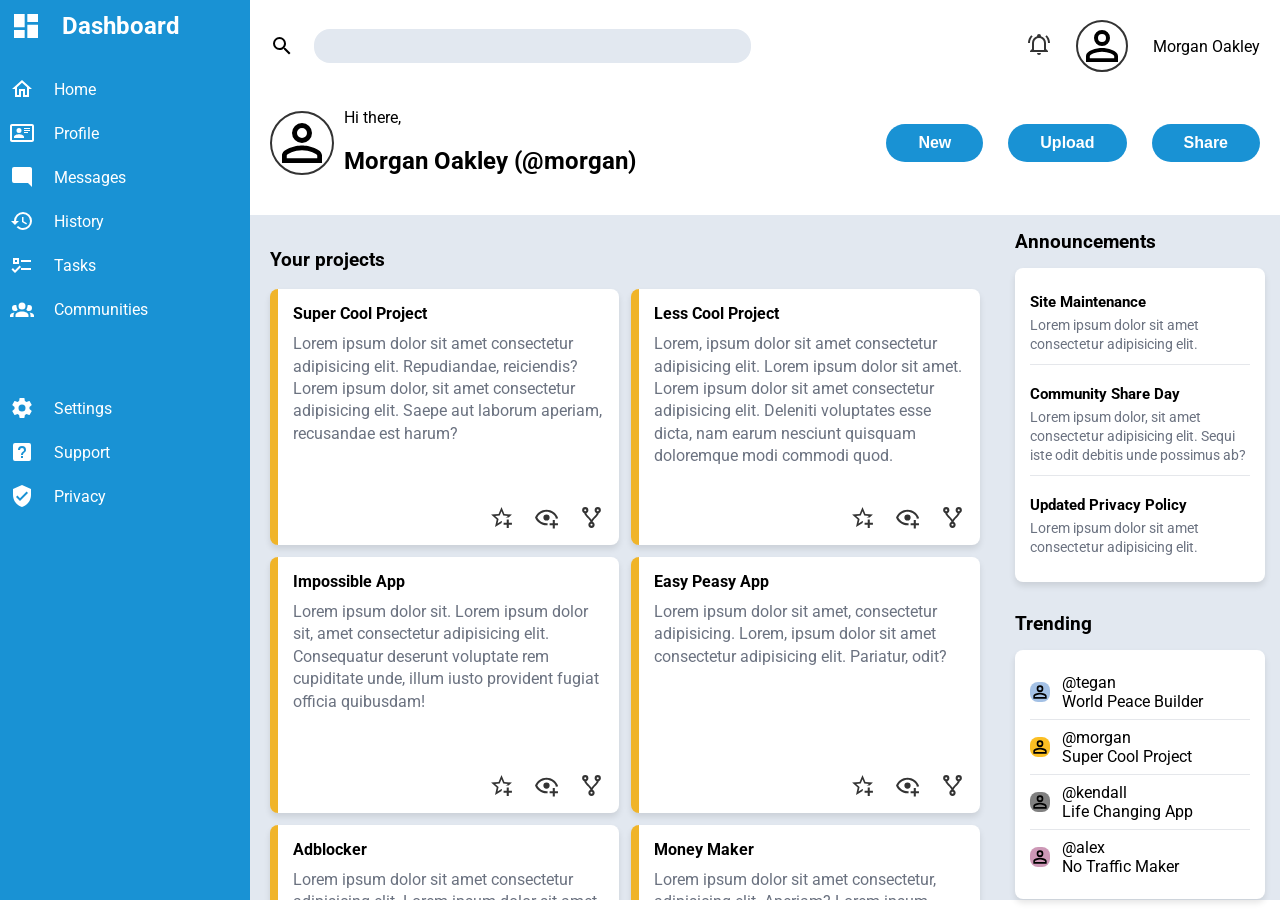
<file: index.html>
<!DOCTYPE html>
<html lang="en">
<head>
    <meta charset="UTF-8">
    <meta name="viewport" content="width=device-width, initial-scale=1.0">
    <title>Admin Dashboard</title>
    <link rel="stylesheet" href="style.css">
</head>
<body>

    <div class="main-container">

        <header class="header">
            <div class="header-search">
                <svg xmlns="http://www.w3.org/2000/svg" viewBox="0 0 24 24"><path d="M9.5,3A6.5,6.5 0 0,1 16,9.5C16,11.11 15.41,12.59 14.44,13.73L14.71,14H15.5L20.5,19L19,20.5L14,15.5V14.71L13.73,14.44C12.59,15.41 11.11,16 9.5,16A6.5,6.5 0 0,1 3,9.5A6.5,6.5 0 0,1 9.5,3M9.5,5C7,5 5,7 5,9.5C5,12 7,14 9.5,14C12,14 14,12 14,9.5C14,7 12,5 9.5,5Z" /></svg>
                <label for="site-search"></label>
                <input type="search" id="site-search" name="search">
            </div>
            <div class="user-info">
                <div class="notification-bell">
                    <svg xmlns="http://www.w3.org/2000/svg" viewBox="0 0 24 24"><path d="M10,21H14A2,2 0 0,1 12,23A2,2 0 0,1 10,21M21,19V20H3V19L5,17V11C5,7.9 7.03,5.17 10,4.29C10,4.19 10,4.1 10,4A2,2 0 0,1 12,2A2,2 0 0,1 14,4C14,4.1 14,4.19 14,4.29C16.97,5.17 19,7.9 19,11V17L21,19M17,11A5,5 0 0,0 12,6A5,5 0 0,0 7,11V18H17V11M19.75,3.19L18.33,4.61C20.04,6.3 21,8.6 21,11H23C23,8.07 21.84,5.25 19.75,3.19M1,11H3C3,8.6 3.96,6.3 5.67,4.61L4.25,3.19C2.16,5.25 1,8.07 1,11Z" /></svg>
                </div>
                <img class="user-avatar" src="Icons/account-outline.svg" alt="User avatar">
                <span class="user-name">Morgan Oakley</span>
            </div>
            <div class="greeting">
                <img class="greeting-avatar" src="Icons/account-outline.svg" alt="Greeting avatar">
                <div class="greeting-text">
                    <p>Hi there,</p>
                    <h2>Morgan Oakley (@morgan)</h2>
                </div>
            </div>
            <div class="header-actions">
                <button type="button">New</button>
                <button type="button">Upload</button>
                <button type="button">Share</button>
            </div>
        </header>
                



        <div class="sidebar">
            <div class="dashboard-static">
                <svg xmlns="http://www.w3.org/2000/svg" viewBox="0 0 24 24"><path d="M13,3V9H21V3M13,21H21V11H13M3,21H11V15H3M3,13H11V3H3V13Z" /></svg>
                Dashboard</div>
            <div class="sidebar-nav">
                <div>
                    <div class="sidebar-items">
                        <svg xmlns="http://www.w3.org/2000/svg" viewBox="0 0 24 24"><path d="M12 5.69L17 10.19V18H15V12H9V18H7V10.19L12 5.69M12 3L2 12H5V20H11V14H13V20H19V12H22" /></svg>
                        Home
                    </div>
                    <div class="sidebar-items">
                        <svg xmlns="http://www.w3.org/2000/svg" viewBox="0 0 24 24"><path d="M22,3H2C0.91,3.04 0.04,3.91 0,5V19C0.04,20.09 0.91,20.96 2,21H22C23.09,20.96 23.96,20.09 24,19V5C23.96,3.91 23.09,3.04 22,3M22,19H2V5H22V19M14,17V15.75C14,14.09 10.66,13.25 9,13.25C7.34,13.25 4,14.09 4,15.75V17H14M9,7A2.5,2.5 0 0,0 6.5,9.5A2.5,2.5 0 0,0 9,12A2.5,2.5 0 0,0 11.5,9.5A2.5,2.5 0 0,0 9,7M14,7V8H20V7H14M14,9V10H20V9H14M14,11V12H18V11H14" /></svg>

                        Profile
                    </div>
                    <div class="sidebar-items">
                        <svg xmlns="http://www.w3.org/2000/svg" viewBox="0 0 24 24"><path d="M22,4C22,2.89 21.1,2 20,2H4A2,2 0 0,0 2,4V16A2,2 0 0,0 4,18H18L22,22V4Z" /></svg>
                        Messages
                    </div>
                    <div class="sidebar-items">
                        <svg xmlns="http://www.w3.org/2000/svg" viewBox="0 0 24 24"><path d="M13.5,8H12V13L16.28,15.54L17,14.33L13.5,12.25V8M13,3A9,9 0 0,0 4,12H1L4.96,16.03L9,12H6A7,7 0 0,1 13,5A7,7 0 0,1 20,12A7,7 0 0,1 13,19C11.07,19 9.32,18.21 8.06,16.94L6.64,18.36C8.27,20 10.5,21 13,21A9,9 0 0,0 22,12A9,9 0 0,0 13,3" /></svg>
                        History
                    </div>
                    <div class="sidebar-items">
                        <svg xmlns="http://www.w3.org/2000/svg" viewBox="0 0 24 24"><path d="M3,5H9V11H3V5M5,7V9H7V7H5M11,7H21V9H11V7M11,15H21V17H11V15M5,20L1.5,16.5L2.91,15.09L5,17.17L9.59,12.59L11,14L5,20Z" /></svg>

                        Tasks
                    </div>

                    <div class="sidebar-items">
                        <svg xmlns="http://www.w3.org/2000/svg" viewBox="0 0 24 24"><path d="M12,5.5A3.5,3.5 0 0,1 15.5,9A3.5,3.5 0 0,1 12,12.5A3.5,3.5 0 0,1 8.5,9A3.5,3.5 0 0,1 12,5.5M5,8C5.56,8 6.08,8.15 6.53,8.42C6.38,9.85 6.8,11.27 7.66,12.38C7.16,13.34 6.16,14 5,14A3,3 0 0,1 2,11A3,3 0 0,1 5,8M19,8A3,3 0 0,1 22,11A3,3 0 0,1 19,14C17.84,14 16.84,13.34 16.34,12.38C17.2,11.27 17.62,9.85 17.47,8.42C17.92,8.15 18.44,8 19,8M5.5,18.25C5.5,16.18 8.41,14.5 12,14.5C15.59,14.5 18.5,16.18 18.5,18.25V20H5.5V18.25M0,20V18.5C0,17.11 1.89,15.94 4.45,15.6C3.86,16.28 3.5,17.22 3.5,18.25V20H0M24,20H20.5V18.25C20.5,17.22 20.14,16.28 19.55,15.6C22.11,15.94 24,17.11 24,18.5V20Z" /></svg>
                        Communities
                    </div>
                </div>

                <div>

                    <div class="sidebar-items">  
                        <svg xmlns="http://www.w3.org/2000/svg" viewBox="0 0 24 24"><path d="M12,15.5A3.5,3.5 0 0,1 8.5,12A3.5,3.5 0 0,1 12,8.5A3.5,3.5 0 0,1 15.5,12A3.5,3.5 0 0,1 12,15.5M19.43,12.97C19.47,12.65 19.5,12.33 19.5,12C19.5,11.67 19.47,11.34 19.43,11L21.54,9.37C21.73,9.22 21.78,8.95 21.66,8.73L19.66,5.27C19.54,5.05 19.27,4.96 19.05,5.05L16.56,6.05C16.04,5.66 15.5,5.32 14.87,5.07L14.5,2.42C14.46,2.18 14.25,2 14,2H10C9.75,2 9.54,2.18 9.5,2.42L9.13,5.07C8.5,5.32 7.96,5.66 7.44,6.05L4.95,5.05C4.73,4.96 4.46,5.05 4.34,5.27L2.34,8.73C2.21,8.95 2.27,9.22 2.46,9.37L4.57,11C4.53,11.34 4.5,11.67 4.5,12C4.5,12.33 4.53,12.65 4.57,12.97L2.46,14.63C2.27,14.78 2.21,15.05 2.34,15.27L4.34,18.73C4.46,18.95 4.73,19.03 4.95,18.95L7.44,17.94C7.96,18.34 8.5,18.68 9.13,18.93L9.5,21.58C9.54,21.82 9.75,22 10,22H14C14.25,22 14.46,21.82 14.5,21.58L14.87,18.93C15.5,18.67 16.04,18.34 16.56,17.94L19.05,18.95C19.27,19.03 19.54,18.95 19.66,18.73L21.66,15.27C21.78,15.05 21.73,14.78 21.54,14.63L19.43,12.97Z" /></svg>

                        Settings
                    </div>
                    <div class="sidebar-items"> 
                        <svg xmlns="http://www.w3.org/2000/svg" viewBox="0 0 24 24"><path d="M11,18H13V16H11V18M12,6A4,4 0 0,0 8,10H10A2,2 0 0,1 12,8A2,2 0 0,1 14,10C14,12 11,11.75 11,15H13C13,12.75 16,12.5 16,10A4,4 0 0,0 12,6M5,3H19A2,2 0 0,1 21,5V19A2,2 0 0,1 19,21H5A2,2 0 0,1 3,19V5A2,2 0 0,1 5,3Z" /></svg>
                        Support
                    </div>
                    <div class="sidebar-items">
                                <svg xmlns="http://www.w3.org/2000/svg" viewBox="0 0 24 24"><path d="M10,17L6,13L7.41,11.59L10,14.17L16.59,7.58L18,9M12,1L3,5V11C3,16.55 6.84,21.74 12,23C17.16,21.74 21,16.55 21,11V5L12,1Z" /></svg> 
                                Privacy
            
                    </div>
                </div>
            </div>
        </div>

        <div class="content-container">
            <div class="main-content">
                <div class="project-container">
                    <h3>Your projects</h3>
                        <div class="projects-grid">
                            <div class="project">
                                <h4>Super Cool Project</h4>
                                <p>Lorem ipsum dolor sit amet consectetur adipisicing elit. Repudiandae, reiciendis? Lorem ipsum dolor, sit amet consectetur adipisicing elit. Saepe aut laborum aperiam, recusandae est harum?</p>
                                <div class="project-actions">
                                    <svg xmlns="http://www.w3.org/2000/svg" viewBox="0 0 24 24"><path d="M5.8 21L7.4 14L2 9.2L9.2 8.6L12 2L14.8 8.6L22 9.2L18.8 12H18C17.3 12 16.6 12.1 15.9 12.4L18.1 10.5L13.7 10.1L12 6.1L10.3 10.1L5.9 10.5L9.2 13.4L8.2 17.7L12 15.4L12.5 15.7C12.3 16.2 12.1 16.8 12.1 17.3L5.8 21M17 14V17H14V19H17V22H19V19H22V17H19V14H17Z" /></svg>
                                    <svg viewBox="0 0 24 24" xmlns="http://www.w3.org/2000/svg"><path d="m12 4.5c-5 0-9.27 3.11-11 7.5 1.73 4.39 6 7.5 11 7.5.36 0 .72 0 1.08-.05-.05-.32-.08-.63-.08-.95 0-.36.04-.72.1-1.08-.36.04-.73.08-1.1.08-3.76 0-7.17-2.14-8.82-5.5 1.65-3.36 5.06-5.5 8.82-5.5s7.17 2.14 8.82 5.5c-.12.24-.26.45-.39.68.66.16 1.29.43 1.86.82.27-.5.51-1 .71-1.5-1.73-4.39-6-7.5-11-7.5m0 4.5a3 3 0 0 0 -3 3 3 3 0 0 0 3 3 3 3 0 0 0 3-3 3 3 0 0 0 -3-3m6 5.5v3h-3v2h3v3h2v-3h3v-2h-3v-3z"/></svg>
                                    <svg xmlns="http://www.w3.org/2000/svg" viewBox="0 0 24 24"><path d="M6,2A3,3 0 0,1 9,5C9,6.28 8.19,7.38 7.06,7.81C7.15,8.27 7.39,8.83 8,9.63C9,10.92 11,12.83 12,14.17C13,12.83 15,10.92 16,9.63C16.61,8.83 16.85,8.27 16.94,7.81C15.81,7.38 15,6.28 15,5A3,3 0 0,1 18,2A3,3 0 0,1 21,5C21,6.32 20.14,7.45 18.95,7.85C18.87,8.37 18.64,9 18,9.83C17,11.17 15,13.08 14,14.38C13.39,15.17 13.15,15.73 13.06,16.19C14.19,16.62 15,17.72 15,19A3,3 0 0,1 12,22A3,3 0 0,1 9,19C9,17.72 9.81,16.62 10.94,16.19C10.85,15.73 10.61,15.17 10,14.38C9,13.08 7,11.17 6,9.83C5.36,9 5.13,8.37 5.05,7.85C3.86,7.45 3,6.32 3,5A3,3 0 0,1 6,2M6,4A1,1 0 0,0 5,5A1,1 0 0,0 6,6A1,1 0 0,0 7,5A1,1 0 0,0 6,4M18,4A1,1 0 0,0 17,5A1,1 0 0,0 18,6A1,1 0 0,0 19,5A1,1 0 0,0 18,4M12,18A1,1 0 0,0 11,19A1,1 0 0,0 12,20A1,1 0 0,0 13,19A1,1 0 0,0 12,18Z" /></svg>
                                </div>

                            </div>
                            <div class="project">
                                <h4>Less Cool Project</h4>
                                <p>Lorem, ipsum dolor sit amet consectetur adipisicing elit. Lorem ipsum dolor sit amet. Lorem ipsum dolor sit amet consectetur adipisicing elit. Deleniti voluptates esse dicta, nam earum nesciunt quisquam doloremque modi commodi quod.</p>
                                <div class="project-actions">
                                    <svg xmlns="http://www.w3.org/2000/svg" viewBox="0 0 24 24"><path d="M5.8 21L7.4 14L2 9.2L9.2 8.6L12 2L14.8 8.6L22 9.2L18.8 12H18C17.3 12 16.6 12.1 15.9 12.4L18.1 10.5L13.7 10.1L12 6.1L10.3 10.1L5.9 10.5L9.2 13.4L8.2 17.7L12 15.4L12.5 15.7C12.3 16.2 12.1 16.8 12.1 17.3L5.8 21M17 14V17H14V19H17V22H19V19H22V17H19V14H17Z" /></svg>
                                    <svg viewBox="0 0 24 24" xmlns="http://www.w3.org/2000/svg"><path d="m12 4.5c-5 0-9.27 3.11-11 7.5 1.73 4.39 6 7.5 11 7.5.36 0 .72 0 1.08-.05-.05-.32-.08-.63-.08-.95 0-.36.04-.72.1-1.08-.36.04-.73.08-1.1.08-3.76 0-7.17-2.14-8.82-5.5 1.65-3.36 5.06-5.5 8.82-5.5s7.17 2.14 8.82 5.5c-.12.24-.26.45-.39.68.66.16 1.29.43 1.86.82.27-.5.51-1 .71-1.5-1.73-4.39-6-7.5-11-7.5m0 4.5a3 3 0 0 0 -3 3 3 3 0 0 0 3 3 3 3 0 0 0 3-3 3 3 0 0 0 -3-3m6 5.5v3h-3v2h3v3h2v-3h3v-2h-3v-3z"/></svg>
                                    <svg xmlns="http://www.w3.org/2000/svg" viewBox="0 0 24 24"><path d="M6,2A3,3 0 0,1 9,5C9,6.28 8.19,7.38 7.06,7.81C7.15,8.27 7.39,8.83 8,9.63C9,10.92 11,12.83 12,14.17C13,12.83 15,10.92 16,9.63C16.61,8.83 16.85,8.27 16.94,7.81C15.81,7.38 15,6.28 15,5A3,3 0 0,1 18,2A3,3 0 0,1 21,5C21,6.32 20.14,7.45 18.95,7.85C18.87,8.37 18.64,9 18,9.83C17,11.17 15,13.08 14,14.38C13.39,15.17 13.15,15.73 13.06,16.19C14.19,16.62 15,17.72 15,19A3,3 0 0,1 12,22A3,3 0 0,1 9,19C9,17.72 9.81,16.62 10.94,16.19C10.85,15.73 10.61,15.17 10,14.38C9,13.08 7,11.17 6,9.83C5.36,9 5.13,8.37 5.05,7.85C3.86,7.45 3,6.32 3,5A3,3 0 0,1 6,2M6,4A1,1 0 0,0 5,5A1,1 0 0,0 6,6A1,1 0 0,0 7,5A1,1 0 0,0 6,4M18,4A1,1 0 0,0 17,5A1,1 0 0,0 18,6A1,1 0 0,0 19,5A1,1 0 0,0 18,4M12,18A1,1 0 0,0 11,19A1,1 0 0,0 12,20A1,1 0 0,0 13,19A1,1 0 0,0 12,18Z" /></svg>
                                </div>
                            </div>
                            <div class="project">
                                <h4>Impossible App</h4>
                                <p>Lorem ipsum dolor sit. Lorem ipsum dolor sit, amet consectetur adipisicing elit. Consequatur deserunt voluptate rem cupiditate unde, illum iusto provident fugiat officia quibusdam!</p>
                                <div class="project-actions">
                                    <svg xmlns="http://www.w3.org/2000/svg" viewBox="0 0 24 24"><path d="M5.8 21L7.4 14L2 9.2L9.2 8.6L12 2L14.8 8.6L22 9.2L18.8 12H18C17.3 12 16.6 12.1 15.9 12.4L18.1 10.5L13.7 10.1L12 6.1L10.3 10.1L5.9 10.5L9.2 13.4L8.2 17.7L12 15.4L12.5 15.7C12.3 16.2 12.1 16.8 12.1 17.3L5.8 21M17 14V17H14V19H17V22H19V19H22V17H19V14H17Z" /></svg>
                                    <svg viewBox="0 0 24 24" xmlns="http://www.w3.org/2000/svg"><path d="m12 4.5c-5 0-9.27 3.11-11 7.5 1.73 4.39 6 7.5 11 7.5.36 0 .72 0 1.08-.05-.05-.32-.08-.63-.08-.95 0-.36.04-.72.1-1.08-.36.04-.73.08-1.1.08-3.76 0-7.17-2.14-8.82-5.5 1.65-3.36 5.06-5.5 8.82-5.5s7.17 2.14 8.82 5.5c-.12.24-.26.45-.39.68.66.16 1.29.43 1.86.82.27-.5.51-1 .71-1.5-1.73-4.39-6-7.5-11-7.5m0 4.5a3 3 0 0 0 -3 3 3 3 0 0 0 3 3 3 3 0 0 0 3-3 3 3 0 0 0 -3-3m6 5.5v3h-3v2h3v3h2v-3h3v-2h-3v-3z"/></svg>
                                    <svg xmlns="http://www.w3.org/2000/svg" viewBox="0 0 24 24"><path d="M6,2A3,3 0 0,1 9,5C9,6.28 8.19,7.38 7.06,7.81C7.15,8.27 7.39,8.83 8,9.63C9,10.92 11,12.83 12,14.17C13,12.83 15,10.92 16,9.63C16.61,8.83 16.85,8.27 16.94,7.81C15.81,7.38 15,6.28 15,5A3,3 0 0,1 18,2A3,3 0 0,1 21,5C21,6.32 20.14,7.45 18.95,7.85C18.87,8.37 18.64,9 18,9.83C17,11.17 15,13.08 14,14.38C13.39,15.17 13.15,15.73 13.06,16.19C14.19,16.62 15,17.72 15,19A3,3 0 0,1 12,22A3,3 0 0,1 9,19C9,17.72 9.81,16.62 10.94,16.19C10.85,15.73 10.61,15.17 10,14.38C9,13.08 7,11.17 6,9.83C5.36,9 5.13,8.37 5.05,7.85C3.86,7.45 3,6.32 3,5A3,3 0 0,1 6,2M6,4A1,1 0 0,0 5,5A1,1 0 0,0 6,6A1,1 0 0,0 7,5A1,1 0 0,0 6,4M18,4A1,1 0 0,0 17,5A1,1 0 0,0 18,6A1,1 0 0,0 19,5A1,1 0 0,0 18,4M12,18A1,1 0 0,0 11,19A1,1 0 0,0 12,20A1,1 0 0,0 13,19A1,1 0 0,0 12,18Z" /></svg>
                                </div>
                            </div>
                            <div class="project">
                                <h4>Easy Peasy App</h4>
                                <p>Lorem ipsum dolor sit amet, consectetur adipisicing. Lorem, ipsum dolor sit amet consectetur adipisicing elit. Pariatur, odit?</p>
                                <div class="project-actions">
                                    <svg xmlns="http://www.w3.org/2000/svg" viewBox="0 0 24 24"><path d="M5.8 21L7.4 14L2 9.2L9.2 8.6L12 2L14.8 8.6L22 9.2L18.8 12H18C17.3 12 16.6 12.1 15.9 12.4L18.1 10.5L13.7 10.1L12 6.1L10.3 10.1L5.9 10.5L9.2 13.4L8.2 17.7L12 15.4L12.5 15.7C12.3 16.2 12.1 16.8 12.1 17.3L5.8 21M17 14V17H14V19H17V22H19V19H22V17H19V14H17Z" /></svg>
                                    <svg viewBox="0 0 24 24" xmlns="http://www.w3.org/2000/svg"><path d="m12 4.5c-5 0-9.27 3.11-11 7.5 1.73 4.39 6 7.5 11 7.5.36 0 .72 0 1.08-.05-.05-.32-.08-.63-.08-.95 0-.36.04-.72.1-1.08-.36.04-.73.08-1.1.08-3.76 0-7.17-2.14-8.82-5.5 1.65-3.36 5.06-5.5 8.82-5.5s7.17 2.14 8.82 5.5c-.12.24-.26.45-.39.68.66.16 1.29.43 1.86.82.27-.5.51-1 .71-1.5-1.73-4.39-6-7.5-11-7.5m0 4.5a3 3 0 0 0 -3 3 3 3 0 0 0 3 3 3 3 0 0 0 3-3 3 3 0 0 0 -3-3m6 5.5v3h-3v2h3v3h2v-3h3v-2h-3v-3z"/></svg>
                                    <svg xmlns="http://www.w3.org/2000/svg" viewBox="0 0 24 24"><path d="M6,2A3,3 0 0,1 9,5C9,6.28 8.19,7.38 7.06,7.81C7.15,8.27 7.39,8.83 8,9.63C9,10.92 11,12.83 12,14.17C13,12.83 15,10.92 16,9.63C16.61,8.83 16.85,8.27 16.94,7.81C15.81,7.38 15,6.28 15,5A3,3 0 0,1 18,2A3,3 0 0,1 21,5C21,6.32 20.14,7.45 18.95,7.85C18.87,8.37 18.64,9 18,9.83C17,11.17 15,13.08 14,14.38C13.39,15.17 13.15,15.73 13.06,16.19C14.19,16.62 15,17.72 15,19A3,3 0 0,1 12,22A3,3 0 0,1 9,19C9,17.72 9.81,16.62 10.94,16.19C10.85,15.73 10.61,15.17 10,14.38C9,13.08 7,11.17 6,9.83C5.36,9 5.13,8.37 5.05,7.85C3.86,7.45 3,6.32 3,5A3,3 0 0,1 6,2M6,4A1,1 0 0,0 5,5A1,1 0 0,0 6,6A1,1 0 0,0 7,5A1,1 0 0,0 6,4M18,4A1,1 0 0,0 17,5A1,1 0 0,0 18,6A1,1 0 0,0 19,5A1,1 0 0,0 18,4M12,18A1,1 0 0,0 11,19A1,1 0 0,0 12,20A1,1 0 0,0 13,19A1,1 0 0,0 12,18Z" /></svg>
                                </div>
                            </div>
                            <div class="project">
                                <h4>Adblocker</h4>
                                <p>Lorem ipsum dolor sit amet consectetur adipisicing elit. Lorem ipsum dolor sit amet consectetur adipisicing elit. Sit, temporibus voluptates cupiditate corporis doloremque rem consectetur vel? Aut, corporis sunt illo qui sequi culpa commodi obcaecati excepturi, esse optio maxime!</p>
                                <div class="project-actions">
                                    <svg xmlns="http://www.w3.org/2000/svg" viewBox="0 0 24 24"><path d="M5.8 21L7.4 14L2 9.2L9.2 8.6L12 2L14.8 8.6L22 9.2L18.8 12H18C17.3 12 16.6 12.1 15.9 12.4L18.1 10.5L13.7 10.1L12 6.1L10.3 10.1L5.9 10.5L9.2 13.4L8.2 17.7L12 15.4L12.5 15.7C12.3 16.2 12.1 16.8 12.1 17.3L5.8 21M17 14V17H14V19H17V22H19V19H22V17H19V14H17Z" /></svg>
                                    <svg viewBox="0 0 24 24" xmlns="http://www.w3.org/2000/svg"><path d="m12 4.5c-5 0-9.27 3.11-11 7.5 1.73 4.39 6 7.5 11 7.5.36 0 .72 0 1.08-.05-.05-.32-.08-.63-.08-.95 0-.36.04-.72.1-1.08-.36.04-.73.08-1.1.08-3.76 0-7.17-2.14-8.82-5.5 1.65-3.36 5.06-5.5 8.82-5.5s7.17 2.14 8.82 5.5c-.12.24-.26.45-.39.68.66.16 1.29.43 1.86.82.27-.5.51-1 .71-1.5-1.73-4.39-6-7.5-11-7.5m0 4.5a3 3 0 0 0 -3 3 3 3 0 0 0 3 3 3 3 0 0 0 3-3 3 3 0 0 0 -3-3m6 5.5v3h-3v2h3v3h2v-3h3v-2h-3v-3z"/></svg>
                                    <svg xmlns="http://www.w3.org/2000/svg" viewBox="0 0 24 24"><path d="M6,2A3,3 0 0,1 9,5C9,6.28 8.19,7.38 7.06,7.81C7.15,8.27 7.39,8.83 8,9.63C9,10.92 11,12.83 12,14.17C13,12.83 15,10.92 16,9.63C16.61,8.83 16.85,8.27 16.94,7.81C15.81,7.38 15,6.28 15,5A3,3 0 0,1 18,2A3,3 0 0,1 21,5C21,6.32 20.14,7.45 18.95,7.85C18.87,8.37 18.64,9 18,9.83C17,11.17 15,13.08 14,14.38C13.39,15.17 13.15,15.73 13.06,16.19C14.19,16.62 15,17.72 15,19A3,3 0 0,1 12,22A3,3 0 0,1 9,19C9,17.72 9.81,16.62 10.94,16.19C10.85,15.73 10.61,15.17 10,14.38C9,13.08 7,11.17 6,9.83C5.36,9 5.13,8.37 5.05,7.85C3.86,7.45 3,6.32 3,5A3,3 0 0,1 6,2M6,4A1,1 0 0,0 5,5A1,1 0 0,0 6,6A1,1 0 0,0 7,5A1,1 0 0,0 6,4M18,4A1,1 0 0,0 17,5A1,1 0 0,0 18,6A1,1 0 0,0 19,5A1,1 0 0,0 18,4M12,18A1,1 0 0,0 11,19A1,1 0 0,0 12,20A1,1 0 0,0 13,19A1,1 0 0,0 12,18Z" /></svg>
                                </div>
                            </div>
                            <div class="project">
                                <h4>Money Maker</h4>
                                <p>Lorem ipsum dolor sit amet consectetur, adipisicing elit. Aperiam? Lorem ipsum dolor sit amet consectetur adipisicing elit. Vel consectetur quo explicabo ipsam esse porro quia doloribus est quae totam!</p>
                                <div class="project-actions">
                                    <svg xmlns="http://www.w3.org/2000/svg" viewBox="0 0 24 24"><path d="M5.8 21L7.4 14L2 9.2L9.2 8.6L12 2L14.8 8.6L22 9.2L18.8 12H18C17.3 12 16.6 12.1 15.9 12.4L18.1 10.5L13.7 10.1L12 6.1L10.3 10.1L5.9 10.5L9.2 13.4L8.2 17.7L12 15.4L12.5 15.7C12.3 16.2 12.1 16.8 12.1 17.3L5.8 21M17 14V17H14V19H17V22H19V19H22V17H19V14H17Z" /></svg>
                                    <svg viewBox="0 0 24 24" xmlns="http://www.w3.org/2000/svg"><path d="m12 4.5c-5 0-9.27 3.11-11 7.5 1.73 4.39 6 7.5 11 7.5.36 0 .72 0 1.08-.05-.05-.32-.08-.63-.08-.95 0-.36.04-.72.1-1.08-.36.04-.73.08-1.1.08-3.76 0-7.17-2.14-8.82-5.5 1.65-3.36 5.06-5.5 8.82-5.5s7.17 2.14 8.82 5.5c-.12.24-.26.45-.39.68.66.16 1.29.43 1.86.82.27-.5.51-1 .71-1.5-1.73-4.39-6-7.5-11-7.5m0 4.5a3 3 0 0 0 -3 3 3 3 0 0 0 3 3 3 3 0 0 0 3-3 3 3 0 0 0 -3-3m6 5.5v3h-3v2h3v3h2v-3h3v-2h-3v-3z"/></svg>
                                    <svg xmlns="http://www.w3.org/2000/svg" viewBox="0 0 24 24"><path d="M6,2A3,3 0 0,1 9,5C9,6.28 8.19,7.38 7.06,7.81C7.15,8.27 7.39,8.83 8,9.63C9,10.92 11,12.83 12,14.17C13,12.83 15,10.92 16,9.63C16.61,8.83 16.85,8.27 16.94,7.81C15.81,7.38 15,6.28 15,5A3,3 0 0,1 18,2A3,3 0 0,1 21,5C21,6.32 20.14,7.45 18.95,7.85C18.87,8.37 18.64,9 18,9.83C17,11.17 15,13.08 14,14.38C13.39,15.17 13.15,15.73 13.06,16.19C14.19,16.62 15,17.72 15,19A3,3 0 0,1 12,22A3,3 0 0,1 9,19C9,17.72 9.81,16.62 10.94,16.19C10.85,15.73 10.61,15.17 10,14.38C9,13.08 7,11.17 6,9.83C5.36,9 5.13,8.37 5.05,7.85C3.86,7.45 3,6.32 3,5A3,3 0 0,1 6,2M6,4A1,1 0 0,0 5,5A1,1 0 0,0 6,6A1,1 0 0,0 7,5A1,1 0 0,0 6,4M18,4A1,1 0 0,0 17,5A1,1 0 0,0 18,6A1,1 0 0,0 19,5A1,1 0 0,0 18,4M12,18A1,1 0 0,0 11,19A1,1 0 0,0 12,20A1,1 0 0,0 13,19A1,1 0 0,0 12,18Z" /></svg>
                                </div>
                            </div>
                        </div>
                    
                </div>

            </div>
            <div class="right-column">

                <div class="announcements-container">
                    <h3>Announcements</h3>
                    <div class="announcements-card">
                        <div class="announcements-item">
                            <h4>Site Maintenance</h4>
                            <p>Lorem ipsum dolor sit amet consectetur adipisicing elit.  </p>


                        </div>
                        <div class="announcements-item">
                            <h4>Community Share Day</h4>
                            <p>Lorem ipsum dolor, sit amet consectetur adipisicing elit. Sequi iste odit debitis unde possimus ab? </p>


                        </div>
                        <div class="announcements-item">
                            <h4>Updated Privacy Policy</h4>
                            <p>Lorem ipsum dolor sit amet consectetur adipisicing elit.  </p>


                        </div>
                    </div>
                </div>

            

                <div class="trending-section-container">

                    <h3>Trending</h3>


                    <div class="trending-users-card"> 
                        
                        <div class="trending-item">
                            <img class="trending-avatar avatar-blue" src="Icons/account-outline.svg" alt="User avatar">
                            <div class="user-details">
                                <span class="username">@tegan</span>
                                <span class="user-project">World Peace Builder</span>
                            </div>
                        </div>
                        <div class="trending-item">
                            <img class="trending-avatar avatar-yellow" src="Icons/account-outline.svg" alt="User avatar">
                            <div class="user-details">
                                <span class="username">@morgan</span>
                                <span class="user-project">Super Cool Project</span>
                            </div>
                        </div>
                        <div class="trending-item">
                            <img class="trending-avatar avatar-grey" src="Icons/account-outline.svg" alt="User avatar">
                            <div class="user-details">
                                <span class="username">@kendall</span>
                                <span class="user-project">Life Changing App</span>
                            </div>
                        </div>
                        <div class="trending-item">
                            <img class="trending-avatar avatar-pink" src="Icons/account-outline.svg" alt="User avatar">
                            <div class="user-details">
                                <span class="username">@alex</span>
                                <span class="user-project">No Traffic Maker</span>
                            </div>
                        </div>

                    </div>
                </div>
            </div>


        
        





        </div>
























    </div>


    
</body>
</html>
</file>
<file: style.css>
@import url('https://fonts.googleapis.com/css2?family=Roboto:wght@400;700&display=swap');

body {
    font-family: 'Roboto', sans-serif;
    margin: 0;
}


.main-container {
    display: grid;
    grid-template-columns: 250px 1fr;
    grid-template-rows: auto 1fr;
    grid-template-areas: 
        "sidebar header"
        "sidebar content";
    height: 100vh;
}

.header {
    display: grid;
    grid-template: 2fr 1fr;
    grid-template-rows: auto auto;
    grid-area: header;
    gap: 20px;
    padding: 20px;
    box-shadow: 0 4px 6px -1px rgba(0, 0, 0, 0.1);


}

.user-avatar{
    height: 48px;
    width: 48px;
    border-radius: 50%;
    border: 2px solid #333;

}

.header-search {
    display: flex;
    align-items: center;
    gap: 10px;
    grid-column: 1 / 2;
    grid-row: 1 / 2;
}

.header-search svg {
    height: 24px;
    width: 24px;
    color: #333;
}

#site-search {
    flex-grow: 1;
    background-color: #e2e8f0;
    border: none;
    border-radius: 16px;
    padding: 8px 16px;
    font-size: 16px;
}

.user-info {
    grid-column: 2 / 3;
    grid-row: 1 / 2;
}

.user-info, 
.header-actions {
    display: flex;
    justify-content: flex-end;
    align-items: center;
    gap: 25px;
}

.user-info svg {
    width: 24px;
    height: 24px;
    fill: #333;
}

.header-actions {
    grid-column: 2 / 3;
    grid-row: 2 / 3;
}

.header-actions button {
    background-color: #1992d4;
    color: white;
    font-weight: bold;
    font-size: 16px;
    border: none;
    border-radius: 24px;
    padding: 10px 32px;
}
.greeting {
    grid-column: 1 / 2;
    grid-row: 2 / 3;
    display: flex;
    align-items: center;
}

.greeting-avatar {
    height: 60px;
    width: 60px;
    border-radius: 50%;
    border: 2px solid #333;
    margin-right: 10px;
}
.sidebar {
    grid-area: sidebar;
    background-color: #1992d4;
    color: white;
    padding: 10px;
}

.sidebar-items {
    display: grid;
    grid-template-columns: auto 1fr;
    align-items: center;
    gap: 20px;
}

.sidebar-nav {
    display: flex;
    flex-direction: column;
    gap: 15px;
}

.sidebar-nav > div {
    display: flex;
    flex-direction: column;
    gap: 20px;
}


.sidebar-items svg {
    align-items: center;
    height: 24px;
    width: 24px;
    fill: #FFFFFF;
}

.sidebar-nav > div:first-child {
    margin-bottom: 60px;
}

.dashboard-static {
    display: grid;
    grid-template-columns: auto 1fr;
    align-items: center;
    gap: 20px;
    font-size: 1.5rem;
    font-weight: bold;
    margin-bottom: 35px;

}

.dashboard-static svg {
    height: 32px;
    width: 32px;
    fill: #FFFFFF;
}

.content-container {
    display: grid;
    grid-template-columns: 1fr 280px;
    grid-template-areas: 
    "main-content right-column";
    background-color: #e2e8f0;
    height: calc(100vh - 215px);
}

.project-container {
    padding: 15px 20px;
}

.project {
    background-color: white;
    border-radius: 8px;
    box-shadow: 0 4px 6px rgba(0, 0, 0, 0.1);
    border-left: 8px solid #f0b429;
    display: flex;
    padding: 15px;
    justify-content: space-between;
    flex-direction: column;
    min-height: 0;
}

.project h4 {
    margin: 0 0 10px 0;
    font-size: 1em;
    font-weight: bold;
}

.project p {
    flex-grow: 1;
    margin: 0;
    line-height: 1.4;
    font-size: 1em;
    color: #6b7280;
}
.projects-grid {
    display: grid;
    gap: 12px;
    grid-template-columns: 1fr 1fr;
    grid-template-rows: repeat(3, 1fr);
    max-height: 100%;
}

.main-content {
    grid-area: main-content;
    overflow-y: auto;

}

.right-column {
    grid-area: right-column;
    display: flex;
    flex-direction: column;
    min-height: 0;
}

.project-actions {
    display: flex;
    gap: 20px;
    margin-top: 15px;
    align-self: flex-end;
}

.project-actions svg {
    width: 25px;
    height: 25px;
    fill: #333;
    cursor: pointer;
}

.announcements-container, .trending-section-container {
    display: flex;
    flex: 1;
    flex-direction: column;
    padding: 15px;
    flex-direction: column;
    max-height: 100%;
}

.announcements-card {
    background-color: white;
    border-radius: 8px;
    box-shadow: 0 4px 6px rgba(0, 0, 0, 0.1);
    padding: 15px;
    overflow-y: auto;
    flex: 1;
}

.announcements-container h3 {
    margin-top: 0;
    margin-bottom: 15px;
    font-size: 1.2em;
    font-weight: bold;
}

.announcements-item {
    padding: 10px 0;
}

.announcements-item:not(:last-child) {
    border-bottom: 1px solid #e5e7eb;
    padding-bottom: 10px;
    margin-bottom: 10px;
}

.announcements-item h4 {
    margin: 0 0 5px 0;
    font-size: 0.95em;
    font-weight: bold;
    color: black;
}

.announcements-item p {
    margin: 0;
    font-size: 0.85em;
    color: #6b7280;
    line-height: 1.4;
}


.trending-section-container h3 { 
    margin-top: 0;
    margin-bottom: 15px;
    font-size: 1.2em;
    font-weight: bold;
}

.trending-item {
    display: flex;
    padding: 8px 0;
    gap: 12px;
    align-items: center;
    border-bottom: 1px solid #e5e7eb;

}

.trending-item:last-child {
    border-bottom: none;
}

.user-details {
    display: flex;
    flex-direction: column;
}

.trending-users-card {
    background-color: white;
    border-radius: 8px;
    box-shadow: 0 4px 6px rgba(0, 0, 0, 0.1);
    padding: 15px;
    overflow-y: auto;
    flex: 1;
    
}

.trending-item img {
    height: 20px;
    width: auto;
}

.trending-avatar {
    border-radius: 8px;
}

.avatar-yellow {
    background-color: #fbbf24;

}

.avatar-blue {
    background-color: #a4c1e5;

}

.avatar-pink {
    background-color: #cd98b6
}

.avatar-red {
    background-color: #f87171;
}

.avatar-grey {
    background-color: grey;
}
</file>
